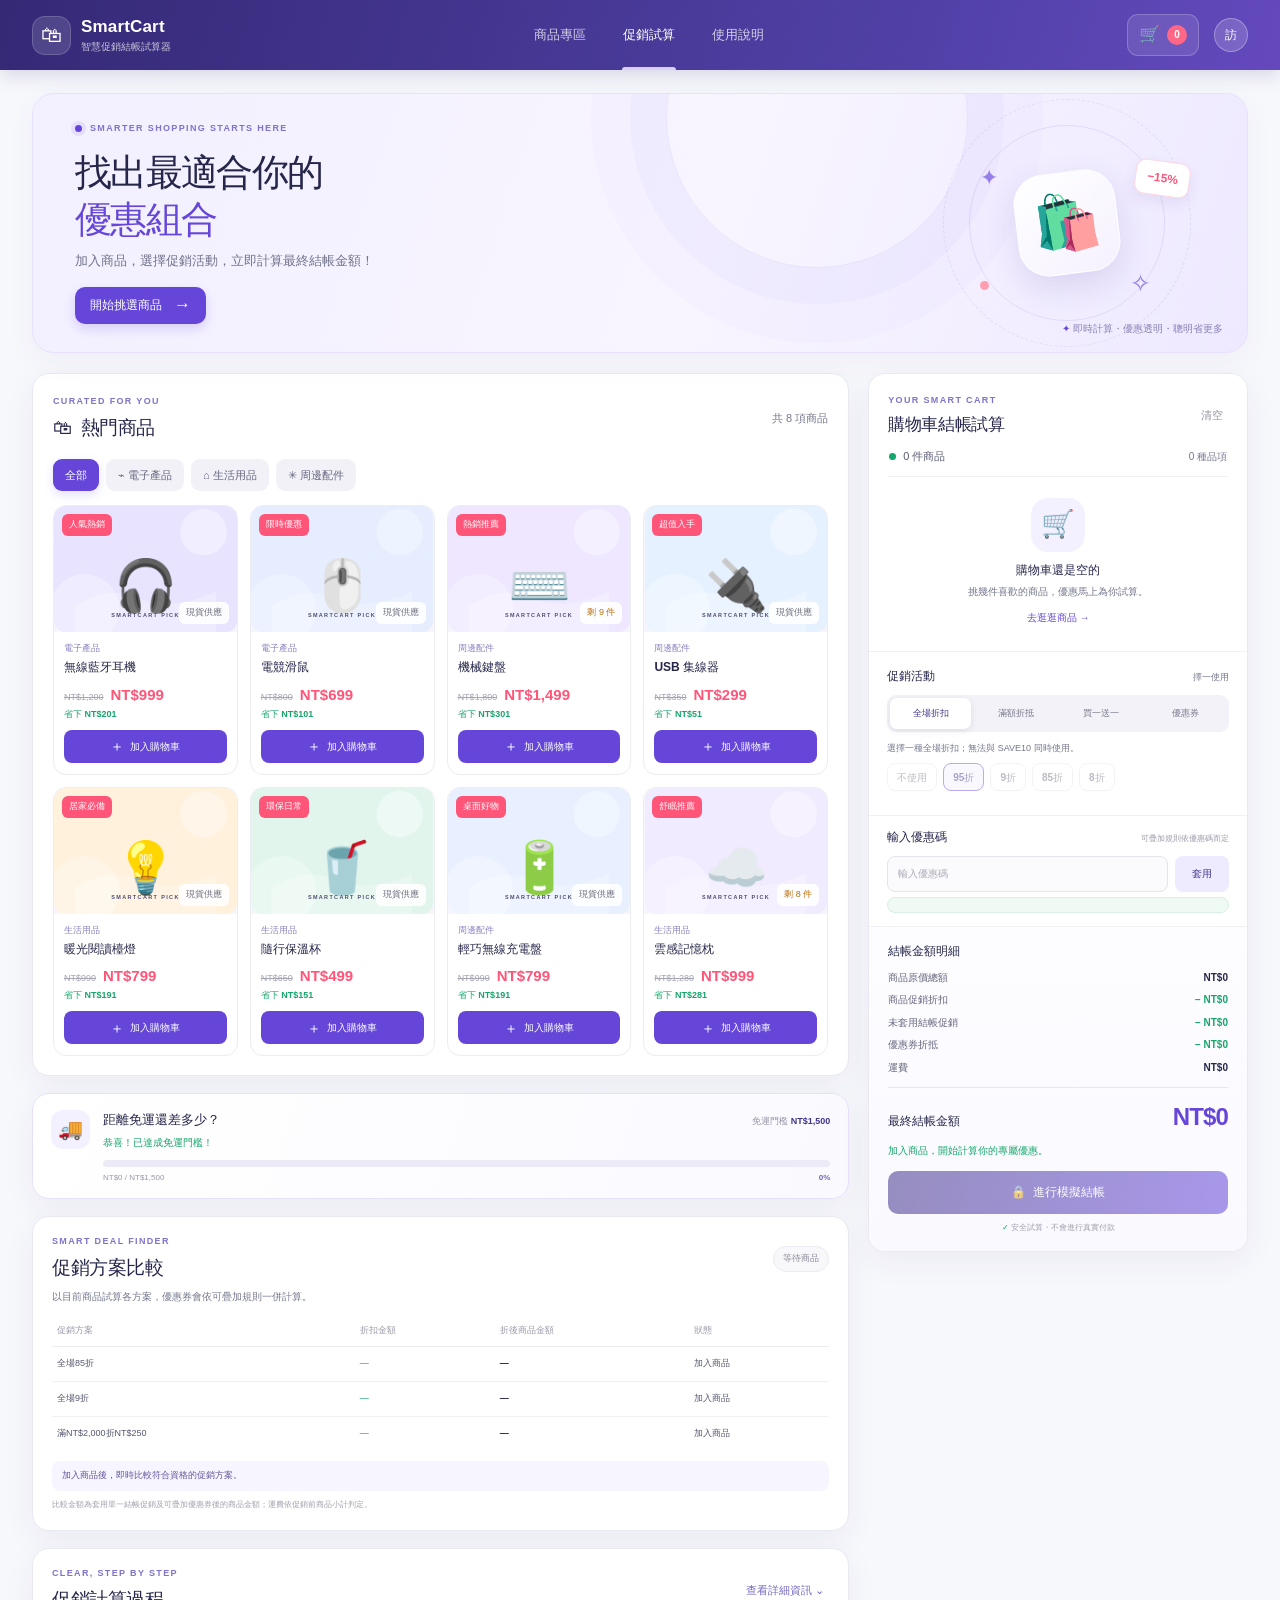
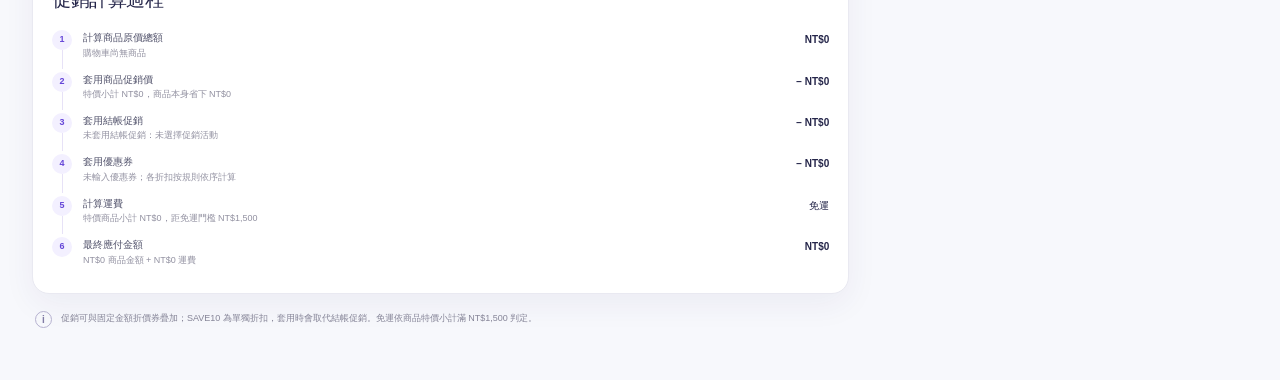
<file: index.html>
<!doctype html>
<html lang="zh-Hant">
<head>
  <meta charset="utf-8">
  <meta name="viewport" content="width=device-width, initial-scale=1">
  <meta name="theme-color" content="#43358b">
  <meta name="description" content="加入商品、比較促銷與優惠券，即時試算 SmartCart 最優惠的結帳金額。">
  <title>SmartCart 智慧促銷結帳試算器</title>
  <link rel="stylesheet" href="style.css">
  <script src="script.js" defer></script>
</head>
<body>
  <header class="site-header">
    <nav class="navigation page-width" aria-label="主要導覽">
      <a class="brand" href="#top" aria-label="SmartCart 首頁">
        <span class="brand-mark" aria-hidden="true">🛍</span>
        <span class="brand-copy"><strong>SmartCart</strong><small>智慧促銷結帳試算器</small></span>
      </a>
      <div class="nav-links">
        <a class="nav-link is-current" href="#products">商品專區</a>
        <a class="nav-link" href="#promotion-analysis">促銷試算</a>
        <a class="nav-link" href="#how-it-works">使用說明</a>
      </div>
      <div class="nav-actions">
        <a class="nav-cart" href="#cart-panel" aria-label="前往購物車">
          <span aria-hidden="true">🛒</span><span class="nav-cart-count" id="nav-cart-count">0</span>
        </a>
        <span class="user-avatar" aria-label="訪客">訪</span>
      </div>
    </nav>
  </header>

  <main class="page-width" id="top">
    <section class="hero" aria-labelledby="hero-title">
      <div class="hero-copy">
        <span class="eyebrow"><span class="eyebrow-dot"></span>SMARTER SHOPPING STARTS HERE</span>
        <h1 id="hero-title">找出最適合你的<br><span>優惠組合</span></h1>
        <p>加入商品，選擇促銷活動，立即計算最終結帳金額！</p>
        <a class="hero-cta" href="#products">開始挑選商品 <span aria-hidden="true">→</span></a>
      </div>
      <div class="hero-art" aria-hidden="true">
        <span class="hero-orbit orbit-one"></span><span class="hero-orbit orbit-two"></span>
        <span class="hero-spark spark-one">✦</span><span class="hero-spark spark-two">✧</span>
        <span class="hero-bag">🛍️</span><span class="hero-ticket">−15%</span>
        <span class="hero-dot"></span>
      </div>
      <div class="hero-footnote"><span aria-hidden="true">✦</span> 即時計算・優惠透明・聰明省更多</div>
    </section>

    <div class="dashboard-layout">
      <div class="main-column">
        <section class="section-card catalog-card" id="products" aria-labelledby="products-title">
          <div class="section-heading catalog-heading">
            <div>
              <span class="section-kicker">CURATED FOR YOU</span>
              <h2 id="products-title"><span class="heading-icon" aria-hidden="true">🛍</span>熱門商品</h2>
            </div>
            <span class="muted count-label" id="product-count"></span>
          </div>
          <div class="category-tabs" role="group" aria-label="商品分類">
            <button class="category-tab is-active" type="button" data-category="全部" aria-pressed="true">全部</button>
            <button class="category-tab" type="button" data-category="電子產品" aria-pressed="false">⌁ 電子產品</button>
            <button class="category-tab" type="button" data-category="生活用品" aria-pressed="false">⌂ 生活用品</button>
            <button class="category-tab" type="button" data-category="周邊配件" aria-pressed="false">✳ 周邊配件</button>
          </div>
          <div class="product-grid" id="product-grid" aria-live="polite"></div>
        </section>

        <section class="section-card shipping-card" id="shipping-progress" aria-labelledby="shipping-title">
          <div class="shipping-icon" aria-hidden="true">🚚</div>
          <div class="shipping-content">
            <div class="shipping-title-row">
              <h2 id="shipping-title">距離免運還差多少？</h2>
              <span class="shipping-threshold">免運門檻 <strong id="shipping-threshold-value">NT$1,500</strong></span>
            </div>
            <p class="shipping-message" id="shipping-message">加入商品，看看離免運優惠有多近。</p>
            <div class="progress-track" role="progressbar" aria-label="免運進度" aria-valuemin="0" aria-valuemax="100" aria-valuenow="0">
              <span class="progress-fill" id="shipping-progress-fill"></span>
            </div>
            <div class="progress-meta"><span id="shipping-progress-label">NT$0 / NT$1,500</span><span id="shipping-percentage">0%</span></div>
          </div>
        </section>

        <section class="section-card comparison-card" id="promotion-analysis" aria-labelledby="comparison-title">
          <div class="section-heading">
            <div><span class="section-kicker">SMART DEAL FINDER</span><h2 id="comparison-title">促銷方案比較</h2></div>
            <span class="best-pill" id="best-plan-indicator">等待商品</span>
          </div>
          <p class="section-description">以目前商品試算各方案，優惠券會依可疊加規則一併計算。</p>
          <div class="comparison-table-wrap">
            <table class="comparison-table">
              <thead><tr><th>促銷方案</th><th>折扣金額</th><th>折後商品金額</th><th>狀態</th></tr></thead>
              <tbody id="comparison-body"></tbody>
            </table>
          </div>
          <p class="comparison-note" id="comparison-note"></p>
          <p class="comparison-rule">比較金額為套用單一結帳促銷及可疊加優惠券後的商品金額；運費依促銷前商品小計判定。</p>
        </section>

        <section class="section-card steps-card" id="how-it-works" aria-labelledby="steps-title">
          <div class="section-heading">
            <div><span class="section-kicker">CLEAR, STEP BY STEP</span><h2 id="steps-title">促銷計算過程</h2></div>
            <button class="text-button" id="toggle-details" type="button" aria-expanded="false">查看詳細資訊 <span aria-hidden="true">⌄</span></button>
          </div>
          <ol class="calculation-steps" id="calculation-steps"></ol>
          <div class="calculation-details" id="calculation-details" hidden></div>
        </section>

        <section class="help-note">
          <span class="help-icon" aria-hidden="true">i</span>
          <p>促銷可與固定金額折價券疊加；SAVE10 為單獨折扣，套用時會取代結帳促銷。免運依商品特價小計滿 NT$1,500 判定。</p>
        </section>
      </div>

      <aside class="section-card cart-panel" id="cart-panel" aria-labelledby="cart-title">
        <div class="cart-panel-heading">
          <div><span class="section-kicker">YOUR SMART CART</span><h2 id="cart-title">購物車結帳試算</h2></div>
          <button class="text-button clear-button" id="clear-cart" type="button">清空</button>
        </div>
        <div class="cart-count-line"><span class="cart-count-dot"></span><span id="cart-count">0 件商品</span><span class="muted" id="cart-unique-count">0 種品項</span></div>
        <div class="cart-items" id="cart-items" aria-live="polite"></div>

        <section class="promotion-section" aria-labelledby="promotion-title">
          <div class="subsection-heading"><h3 id="promotion-title">促銷活動</h3><span class="muted">擇一使用</span></div>
          <div class="promotion-tabs" role="tablist" aria-label="促銷活動類型">
            <button class="promotion-tab is-active" id="tab-percent" type="button" role="tab" aria-selected="true" data-promotion="percent">全場折扣</button>
            <button class="promotion-tab" id="tab-threshold" type="button" role="tab" aria-selected="false" data-promotion="threshold">滿額折抵</button>
            <button class="promotion-tab" id="tab-bogo" type="button" role="tab" aria-selected="false" data-promotion="bogo">買一送一</button>
            <button class="promotion-tab" id="tab-coupon" type="button" role="tab" aria-selected="false" data-promotion="coupon">優惠券</button>
          </div>
          <div class="promotion-options" id="promotion-options"></div>
        </section>

        <section class="coupon-section" aria-labelledby="coupon-title">
          <div class="subsection-heading"><h3 id="coupon-title">輸入優惠碼</h3><span class="coupon-stacking">可疊加規則依優惠碼而定</span></div>
          <form class="coupon-form" id="coupon-form">
            <label class="sr-only" for="coupon-input">優惠券代碼</label>
            <input id="coupon-input" type="text" autocomplete="off" placeholder="輸入優惠碼" maxlength="24">
            <button class="apply-coupon-button" type="submit">套用</button>
          </form>
          <div class="coupon-feedback" id="coupon-feedback" role="status" aria-live="polite"></div>
          <div class="applied-coupon" id="applied-coupon" hidden></div>
        </section>

        <section class="totals-section" aria-labelledby="totals-title">
          <h3 class="subsection-title" id="totals-title">結帳金額明細</h3>
          <div class="total-row"><span>商品原價總額</span><strong id="subtotal-original">NT$0</strong></div>
          <div class="total-row discount-row"><span>商品促銷折扣</span><strong id="product-discount">− NT$0</strong></div>
          <div class="total-row discount-row"><span id="campaign-line-label">結帳促銷折扣</span><strong id="campaign-discount">− NT$0</strong></div>
          <div class="total-row discount-row"><span id="coupon-line-label">優惠券折抵</span><strong id="coupon-discount">− NT$0</strong></div>
          <div class="total-row"><span>運費</span><strong id="shipping-cost">NT$80</strong></div>
          <div class="total-divider"></div>
          <div class="total-row payable-row"><span>最終結帳金額</span><strong id="grand-total">NT$0</strong></div>
          <p class="savings-message" id="savings-message">加入商品，開始計算你的專屬優惠。</p>
          <button class="checkout-button" id="checkout-button" type="button" disabled><span aria-hidden="true">🔒</span> 進行模擬結帳</button>
          <p class="secure-note"><span aria-hidden="true">✓</span> 安全試算・不會進行真實付款</p>
        </section>
      </aside>
    </div>
  </main>

  <div class="toast-region" id="toast-region" aria-live="polite" aria-atomic="true"></div>
  <dialog class="checkout-dialog" id="checkout-dialog" aria-labelledby="dialog-title">
    <div class="dialog-topline"><span class="dialog-brand">SMARTCART <span>ORDER PREVIEW</span></span><button class="dialog-close" id="dialog-close" type="button" aria-label="關閉視窗">×</button></div>
    <div class="dialog-content" id="dialog-content"></div>
  </dialog>
</body>
</html>
</file>
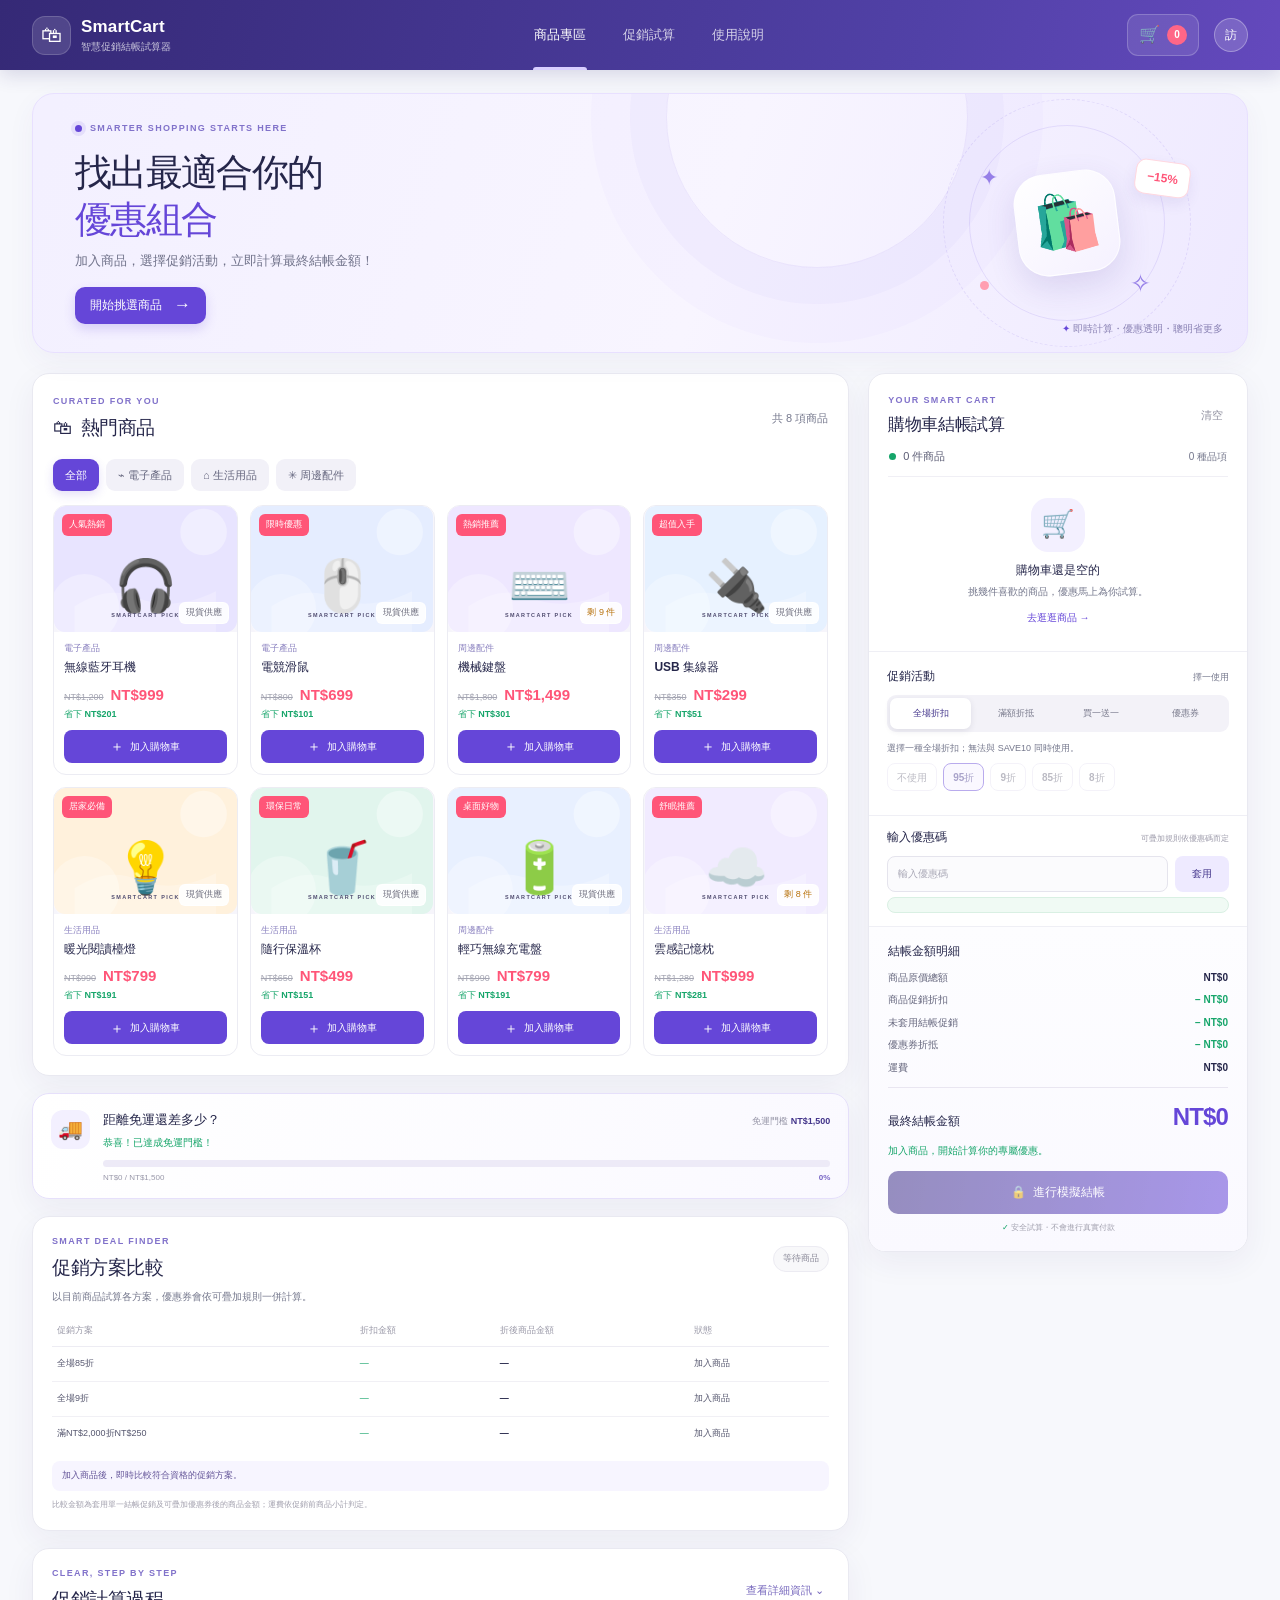
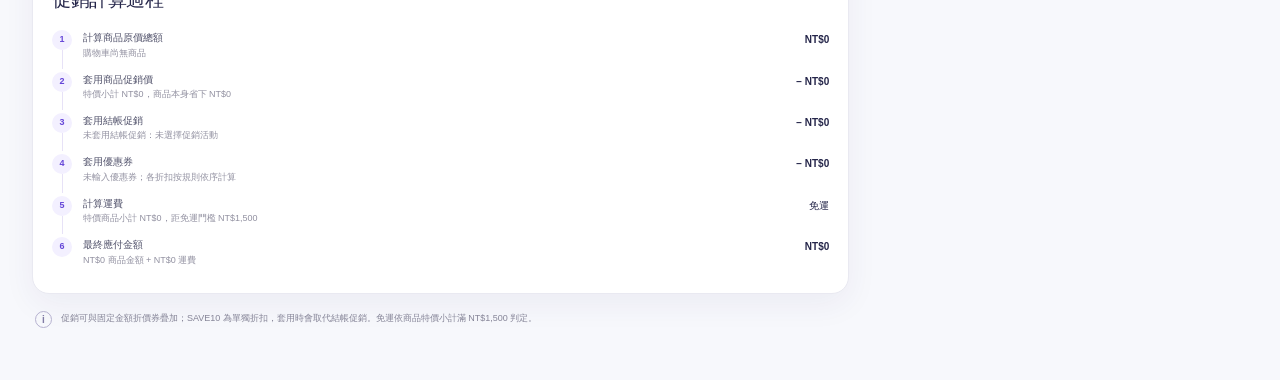
<file: checkout-calculator.html>
<!doctype html>
<html lang="zh-Hant">
<head>
  <meta charset="utf-8">
  <meta name="viewport" content="width=device-width, initial-scale=1">
  <meta http-equiv="refresh" content="0; url=index.html">
  <title>SmartCart 智慧促銷結帳試算器</title>
</head>
<body>
  <p>正在前往 <a href="index.html">SmartCart 智慧促銷結帳試算器</a>…</p>
</body>
</html>
</file>
<file: style.css>
:root {
  color-scheme: light;
  --brand: #43358b;
  --brand-dark: #352976;
  --accent: #6546d8;
  --accent-soft: #f3f0ff;
  --canvas: #f7f8fc;
  --paper: #fff;
  --ink: #25264a;
  --muted: #74778c;
  --line: #e9e9f1;
  --green: #16a56a;
  --green-soft: #e9f8f0;
  --pink: #ff5578;
  --pink-soft: #fff0f3;
  --amber: #f5a623;
  --red: #e5484d;
  --shadow: 0 10px 32px rgb(48 42 105 / 6%);
  font-family: Inter, "Segoe UI", "Noto Sans TC", "Microsoft JhengHei", sans-serif;
  font-synthesis: none;
  text-rendering: optimizeLegibility;
}

* { box-sizing: border-box; }
html { scroll-behavior: smooth; scroll-padding-top: 90px; }
body {
  margin: 0;
  background: var(--canvas);
  color: var(--ink);
  font-size: 14px;
  line-height: 1.55;
}
button, input { font: inherit; }
button { color: inherit; cursor: pointer; }
button:focus-visible, a:focus-visible, input:focus-visible {
  outline: 3px solid rgb(101 70 216 / 35%);
  outline-offset: 3px;
}
a { color: inherit; text-decoration: none; }
.page-width { width: min(1480px, 100%); margin-inline: auto; padding-inline: 32px; }
.site-header {
  position: sticky;
  z-index: 20;
  top: 0;
  background: linear-gradient(105deg, #352976, #5141a7 72%, #6449bd);
  box-shadow: 0 5px 18px rgb(46 37 111 / 16%);
}
.navigation { display: flex; min-height: 70px; align-items: center; justify-content: space-between; gap: 26px; color: #fff; }
.brand { display: flex; flex: 0 0 auto; align-items: center; gap: 10px; }
.brand-mark { display: grid; width: 39px; height: 39px; place-items: center; border: 1px solid rgb(255 255 255 / 17%); border-radius: 13px; background: rgb(255 255 255 / 13%); font-size: 21px; }
.brand-copy { display: grid; line-height: 1.2; }
.brand-copy strong { font-size: 17px; letter-spacing: .01em; }
.brand-copy small { margin-top: 4px; color: rgb(255 255 255 / 72%); font-size: 10px; }
.nav-links { display: flex; height: 70px; align-items: center; gap: 7px; }
.nav-link { position: relative; display: grid; height: 100%; place-items: center; padding: 0 15px; color: rgb(255 255 255 / 77%); font-size: 13px; transition: color .18s; }
.nav-link:hover, .nav-link.is-current { color: #fff; }
.nav-link.is-current::after { position: absolute; right: 14px; bottom: 0; left: 14px; height: 3px; border-radius: 3px 3px 0 0; background: #d8ceff; content: ""; }
.nav-actions { display: flex; flex: 0 0 auto; align-items: center; gap: 15px; }
.nav-cart { display: flex; align-items: center; gap: 7px; padding: 7px 11px; border: 1px solid rgb(255 255 255 / 20%); border-radius: 11px; background: rgb(255 255 255 / 10%); font-size: 17px; }
.nav-cart-count { display: grid; min-width: 20px; height: 20px; place-items: center; padding-inline: 5px; border-radius: 99px; background: #ff6687; color: #fff; font-size: 10px; font-weight: 800; }
.user-avatar { display: grid; width: 34px; height: 34px; place-items: center; border: 1px solid rgb(255 255 255 / 30%); border-radius: 50%; background: rgb(255 255 255 / 16%); font-size: 12px; font-weight: 700; }

main.page-width { padding-top: 23px; padding-bottom: 52px; }
.hero {
  position: relative;
  display: flex;
  min-height: 222px;
  overflow: hidden;
  align-items: center;
  justify-content: space-between;
  padding: 28px 42px;
  border: 1px solid #e8e0ff;
  border-radius: 22px;
  background: linear-gradient(108deg, #f3f0ff 2%, #f8f5ff 56%, #eee9ff);
  box-shadow: 0 9px 28px rgb(71 51 145 / 5%);
}
.hero::before { position: absolute; top: -128px; right: 23%; width: 300px; height: 300px; border: 1px solid rgb(101 70 216 / 9%); border-radius: 50%; box-shadow: 0 0 0 36px rgb(101 70 216 / 3%), 0 0 0 75px rgb(101 70 216 / 2%); content: ""; }
.hero-copy { position: relative; z-index: 2; }
.eyebrow, .section-kicker { display: block; color: #8172ca; font-size: 9px; font-weight: 850; letter-spacing: .15em; }
.eyebrow { display: flex; align-items: center; gap: 8px; }
.eyebrow-dot { width: 7px; height: 7px; border-radius: 50%; background: var(--accent); box-shadow: 0 0 0 4px rgb(101 70 216 / 10%); }
.hero h1 { margin: 13px 0 7px; font-size: clamp(27px, 3vw, 37px); letter-spacing: -.045em; line-height: 1.28; }
.hero h1 span { color: var(--accent); }
.hero-copy p { margin: 0; color: #70728a; font-size: 13px; }
.hero-cta { display: inline-flex; min-height: 37px; align-items: center; gap: 12px; margin-top: 16px; padding: 0 15px; border-radius: 10px; background: var(--accent); box-shadow: 0 5px 12px rgb(101 70 216 / 20%); color: #fff; font-size: 12px; font-weight: 750; transition: background .16s, transform .16s; }
.hero-cta:hover { transform: translateY(-1px); background: var(--brand); }
.hero-cta span { font-size: 17px; }
.hero-art { position: absolute; top: 0; right: 2.5%; width: 300px; height: 100%; }
.hero-orbit { position: absolute; top: 50%; left: 50%; border: 1px solid rgb(101 70 216 / 12%); border-radius: 50%; transform: translate(-50%, -50%); }
.orbit-one { width: 196px; height: 196px; }
.orbit-two { width: 248px; height: 248px; border-style: dashed; }
.hero-bag { position: absolute; top: 50%; left: 50%; display: grid; width: 102px; height: 102px; place-items: center; border: 1px solid rgb(255 255 255 / 80%); border-radius: 30px; background: linear-gradient(145deg, #fff, #f5f1ff); box-shadow: 0 12px 32px rgb(75 54 155 / 14%); font-size: 55px; transform: translate(-50%, -50%) rotate(-7deg); }
.hero-ticket { position: absolute; top: 26%; right: 9%; padding: 7px 11px; border: 1px solid #ffd8e0; border-radius: 10px; background: #fff; box-shadow: 0 6px 14px rgb(75 54 155 / 9%); color: var(--pink); font-size: 12px; font-weight: 850; transform: rotate(8deg); }
.hero-spark { position: absolute; color: #967fe8; }
.spark-one { top: 26%; left: 21%; font-size: 22px; }
.spark-two { right: 22%; bottom: 19%; font-size: 25px; }
.hero-dot { position: absolute; bottom: 24%; left: 21%; width: 9px; height: 9px; border-radius: 50%; background: #ff9eb1; }
.hero-footnote { position: absolute; right: 24px; bottom: 15px; color: #8a82b4; font-size: 10px; }
.hero-footnote span { color: var(--accent); }

.dashboard-layout { display: grid; grid-template-columns: minmax(0, 1.98fr) minmax(330px, .92fr); align-items: start; gap: 19px; margin-top: 20px; }
.main-column { display: grid; min-width: 0; gap: 17px; }
.section-card { min-width: 0; border: 1px solid var(--line); border-radius: 17px; background: var(--paper); box-shadow: var(--shadow); }
.catalog-card { padding: 21px 20px 19px; }
.section-heading { display: flex; align-items: center; justify-content: space-between; gap: 15px; }
.section-heading h2, .cart-panel-heading h2 { margin: 4px 0 0; font-size: 19px; letter-spacing: -.025em; }
.heading-icon { margin-right: 9px; font-size: 19px; }
.muted { color: var(--muted); }
.count-label { font-size: 11px; }
.category-tabs { display: flex; flex-wrap: wrap; gap: 7px; margin: 17px 0 14px; }
.category-tab { min-height: 32px; padding: 0 12px; border: 0; border-radius: 9px; background: #f2f1f8; color: #66677f; font-size: 11px; font-weight: 700; transition: background .16s, color .16s, transform .16s; }
.category-tab:hover { transform: translateY(-1px); }
.category-tab.is-active { background: var(--accent); color: #fff; box-shadow: 0 4px 10px rgb(101 70 216 / 17%); }
.product-grid { display: grid; grid-template-columns: repeat(4, minmax(0, 1fr)); gap: 12px; }
.product-card { display: flex; min-width: 0; flex-direction: column; overflow: hidden; border: 1px solid #ececf3; border-radius: 13px; background: #fff; transition: transform .18s, box-shadow .18s, border-color .18s; }
.product-card:hover { transform: translateY(-3px); border-color: #d7d0f5; box-shadow: 0 10px 21px rgb(56 47 117 / 10%); }
.product-image-wrap { position: relative; display: grid; aspect-ratio: 1.45 / 1; overflow: hidden; place-items: center; background: #f6f5fb; }
.product-image { display: block; width: 100%; height: 100%; object-fit: contain; }
.sale-badge { position: absolute; top: 8px; left: 8px; padding: 4px 7px; border-radius: 6px; background: var(--pink); color: #fff; font-size: 9px; font-weight: 850; }
.stock-badge { position: absolute; right: 8px; bottom: 8px; padding: 3px 6px; border: 1px solid rgb(255 255 255 / 75%); border-radius: 6px; background: rgb(255 255 255 / 87%); color: #6c6c7c; font-size: 9px; }
.stock-badge.low-stock { color: #b7710b; }
.product-info { display: flex; min-height: 135px; flex: 1; flex-direction: column; padding: 10px 10px 11px; }
.product-category { color: #8a81bf; font-size: 9px; font-weight: 750; }
.product-name { display: -webkit-box; overflow: hidden; margin: 3px 0 6px; font-size: 12px; font-weight: 750; line-height: 1.45; -webkit-box-orient: vertical; -webkit-line-clamp: 2; }
.product-prices { display: flex; flex-wrap: wrap; align-items: baseline; gap: 3px 7px; margin-top: auto; }
.product-original-price { color: #a4a5b2; font-size: 9px; text-decoration: line-through; }
.product-sale-price { color: var(--pink); font-size: 15px; font-weight: 850; font-variant-numeric: tabular-nums; }
.product-save { margin: 2px 0 8px; color: var(--green); font-size: 9px; font-weight: 700; }
.add-product-button { display: flex; min-height: 33px; align-items: center; justify-content: center; gap: 6px; border: 0; border-radius: 8px; background: var(--accent); color: #fff; font-size: 10px; font-weight: 750; transition: background .15s, transform .15s; }
.add-product-button:hover { transform: translateY(-1px); background: var(--brand); }
.add-product-button:disabled { cursor: not-allowed; background: #d5d4df; box-shadow: none; }
.add-product-button span { font-size: 14px; line-height: 1; }
.empty-products { grid-column: 1 / -1; padding: 36px 10px; color: var(--muted); text-align: center; }

.cart-panel { position: sticky; top: 87px; overflow: hidden; }
.cart-panel-heading { display: flex; align-items: center; justify-content: space-between; gap: 10px; padding: 20px 19px 0; }
.cart-panel-heading h2 { font-size: 17px; }
.text-button { padding: 4px 5px; border: 0; background: transparent; color: #7768bd; font-size: 11px; font-weight: 700; }
.text-button:hover { color: var(--brand); text-decoration: underline; }
.clear-button { color: #9292a1; }
.cart-count-line { display: flex; align-items: center; gap: 7px; padding: 10px 20px 11px; color: #5c5d75; font-size: 11px; }
.cart-count-dot { width: 7px; height: 7px; border-radius: 50%; background: var(--green); }
.cart-count-line .muted { margin-left: auto; font-size: 10px; }
.cart-items { display: grid; max-height: 255px; overflow: auto; padding: 0 19px; scrollbar-color: #d8d4eb transparent; scrollbar-width: thin; }
.cart-empty { display: grid; justify-items: center; padding: 21px 10px 24px; border-top: 1px solid #f0eff5; text-align: center; }
.cart-empty-icon { display: grid; width: 54px; height: 54px; place-items: center; margin-bottom: 9px; border-radius: 17px; background: var(--accent-soft); font-size: 27px; }
.cart-empty strong { font-size: 12px; }
.cart-empty p { margin: 4px 0 10px; color: var(--muted); font-size: 10px; }
.start-shopping { border: 0; background: transparent; color: var(--accent); font-size: 10px; font-weight: 800; }
.cart-item { padding: 12px 0; border-top: 1px solid #f0eff5; }
.cart-item-main { display: flex; min-width: 0; align-items: center; gap: 9px; }
.cart-item-thumb { display: grid; width: 47px; height: 47px; flex: 0 0 auto; overflow: hidden; place-items: center; border: 1px solid #eeedf4; border-radius: 11px; background: #f6f5fb; }
.cart-item-thumb img { width: 100%; height: 100%; object-fit: contain; }
.cart-item-copy { min-width: 0; flex: 1; }
.cart-item-name { overflow: hidden; margin: 0; font-size: 11px; font-weight: 750; text-overflow: ellipsis; white-space: nowrap; }
.cart-item-price { margin-top: 2px; color: var(--muted); font-size: 10px; }
.remove-item { align-self: flex-start; padding: 3px; border: 0; background: transparent; color: #aaa8b7; font-size: 15px; line-height: 1; }
.remove-item:hover { color: var(--red); }
.cart-item-bottom { display: flex; align-items: center; justify-content: space-between; gap: 9px; margin: 9px 0 0 56px; }
.quantity-control { display: flex; height: 28px; align-items: center; border: 1px solid #e8e7ef; border-radius: 8px; }
.quantity-button { display: grid; width: 27px; height: 26px; place-items: center; border: 0; background: transparent; color: #68677e; font-size: 15px; }
.quantity-button:hover:not(:disabled) { color: var(--accent); }
.quantity-button:disabled { cursor: not-allowed; color: #c6c5cf; }
.quantity-value { min-width: 23px; text-align: center; font-size: 10px; font-weight: 750; font-variant-numeric: tabular-nums; }
.cart-line-total { color: var(--ink); font-size: 11px; font-weight: 800; font-variant-numeric: tabular-nums; }

.promotion-section { padding: 15px 18px 14px; border-top: 1px solid #efeff5; }
.subsection-heading { display: flex; align-items: baseline; justify-content: space-between; gap: 9px; }
.subsection-heading h3, .subsection-title { margin: 0; font-size: 12px; font-weight: 800; }
.subsection-heading > .muted { font-size: 9px; }
.promotion-tabs { display: grid; grid-template-columns: repeat(4, minmax(0, 1fr)); gap: 4px; margin-top: 10px; padding: 3px; border-radius: 9px; background: #f3f2f8; }
.promotion-tab { min-width: 0; min-height: 31px; padding: 0 2px; border: 0; border-radius: 7px; background: transparent; color: #797a8c; font-size: 9px; font-weight: 700; transition: color .15s, background .15s, box-shadow .15s; }
.promotion-tab.is-active { background: #fff; box-shadow: 0 2px 6px rgb(40 37 73 / 10%); color: var(--brand); }
.promotion-tab:disabled { cursor: not-allowed; opacity: .5; }
.promotion-options { min-height: 69px; padding-top: 10px; }
.option-caption { margin: 0 0 7px; color: var(--muted); font-size: 9px; }
.option-chips { display: flex; flex-wrap: wrap; gap: 6px; }
.option-chip { min-height: 28px; padding: 0 9px; border: 1px solid #e6e3f2; border-radius: 8px; background: #fff; color: #68677b; font-size: 10px; font-weight: 750; }
.option-chip:hover { border-color: #bdb0ed; }
.option-chip.is-selected { border-color: var(--accent); background: var(--accent-soft); color: var(--brand); }
.option-chip:disabled { cursor: not-allowed; opacity: .45; }
.option-select { width: 100%; min-height: 36px; padding: 0 9px; border: 1px solid #e6e3f2; border-radius: 8px; background: #fff; color: var(--ink); font-size: 10px; }
.eligibility-note { margin: 8px 0 0; color: #8b8a99; font-size: 9px; }

.coupon-section { padding: 12px 18px 13px; border-top: 1px solid #efeff5; }
.coupon-stacking { color: #9a98a8; font-size: 8px; }
.coupon-form { display: flex; gap: 7px; margin-top: 9px; }
.coupon-form input { width: 100%; min-width: 0; min-height: 36px; padding: 0 10px; border: 1px solid #e5e4ed; border-radius: 8px; background: #fbfbfd; color: var(--ink); font-size: 10px; text-transform: uppercase; }
.coupon-form input::placeholder { color: #aaa9b7; text-transform: none; }
.apply-coupon-button { min-width: 54px; border: 0; border-radius: 8px; background: #eeeaff; color: var(--brand); font-size: 10px; font-weight: 800; }
.apply-coupon-button:hover { background: #e2dcff; }
.coupon-feedback { min-height: 0; color: var(--muted); font-size: 9px; }
.coupon-feedback:not(:empty) { padding-top: 6px; }
.coupon-feedback.success { color: var(--green); }
.coupon-feedback.error { color: var(--red); }
.applied-coupon { display: flex; align-items: center; justify-content: space-between; gap: 8px; margin-top: 5px; padding: 7px 9px; border: 1px solid #d9f0e3; border-radius: 8px; background: #f0faf4; color: #16784d; font-size: 9px; font-weight: 750; }
.remove-coupon { border: 0; background: transparent; color: #56846e; font-size: 9px; }

.totals-section { padding: 15px 19px 17px; border-top: 1px solid #efeff5; background: linear-gradient(180deg, #fdfdff, #faf9ff); }
.subsection-title { margin-bottom: 9px; }
.total-row { display: flex; align-items: center; justify-content: space-between; gap: 10px; margin: 7px 0; color: #66677e; font-size: 10px; }
.total-row strong { color: var(--ink); font-size: 10px; font-variant-numeric: tabular-nums; }
.discount-row strong { color: var(--green); }
.total-divider { height: 1px; margin: 12px 0 10px; background: #e9e6f1; }
.payable-row { align-items: baseline; margin: 0; color: var(--ink); font-size: 12px; font-weight: 800; }
.payable-row strong { color: var(--accent); font-size: 24px; font-weight: 850; letter-spacing: -.035em; }
.savings-message { margin: 8px 0 12px; color: var(--green); font-size: 10px; font-weight: 750; }
.checkout-button { display: flex; width: 100%; min-height: 43px; align-items: center; justify-content: center; gap: 7px; border: 0; border-radius: 10px; background: linear-gradient(100deg, var(--brand), var(--accent)); box-shadow: 0 5px 13px rgb(83 59 181 / 21%); color: #fff; font-size: 12px; font-weight: 800; transition: transform .16s, box-shadow .16s, opacity .16s; }
.checkout-button:hover:not(:disabled) { transform: translateY(-1px); box-shadow: 0 8px 18px rgb(83 59 181 / 28%); }
.checkout-button:active:not(:disabled) { transform: translateY(0); }
.checkout-button:disabled { cursor: not-allowed; box-shadow: none; opacity: .55; }
.checkout-button > span { font-size: 12px; }
.secure-note { margin: 8px 0 0; color: #a1a0ae; font-size: 8px; text-align: center; }
.secure-note span { color: var(--green); }

.shipping-card { display: flex; align-items: flex-start; gap: 13px; padding: 16px 18px 14px; border-color: #e6e0fb; background: linear-gradient(110deg, #fff, #faf9ff); }
.shipping-icon { display: grid; width: 39px; height: 39px; flex: 0 0 auto; place-items: center; border-radius: 12px; background: var(--accent-soft); font-size: 20px; }
.shipping-content { min-width: 0; flex: 1; }
.shipping-title-row { display: flex; align-items: baseline; justify-content: space-between; gap: 9px; }
.shipping-title-row h2 { margin: 0; font-size: 13px; }
.shipping-threshold { color: #9695a7; font-size: 9px; white-space: nowrap; }
.shipping-threshold strong { color: var(--brand); }
.shipping-message { margin: 5px 0 9px; color: #77778d; font-size: 10px; }
.progress-track { height: 7px; overflow: hidden; border-radius: 99px; background: #edeaf7; }
.progress-fill { display: block; width: 0; height: 100%; border-radius: inherit; background: linear-gradient(90deg, #8067e6, #a58cf5); transition: width .3s ease, background .2s; }
.shipping-card.is-qualified .progress-fill { background: linear-gradient(90deg, #16a56a, #54c488); }
.shipping-card.is-qualified .shipping-message { color: var(--green); font-weight: 750; }
.progress-meta { display: flex; justify-content: space-between; margin-top: 5px; color: #9998aa; font-size: 8px; }
.progress-meta span:last-child { color: #7664c4; font-weight: 750; }

.comparison-card, .steps-card { padding: 18px 19px; }
.section-description { margin: 6px 0 12px; color: var(--muted); font-size: 10px; }
.best-pill { padding: 5px 9px; border: 1px solid #d8f0e2; border-radius: 99px; background: #eff9f3; color: var(--green); font-size: 9px; font-weight: 800; white-space: nowrap; }
.best-pill.is-empty { border-color: #ecebf2; background: #f8f8fa; color: #8a8998; }
.comparison-table-wrap { overflow-x: auto; }
.comparison-table { width: 100%; border-collapse: collapse; text-align: left; }
.comparison-table th { padding: 8px 5px; border-bottom: 1px solid #edecf3; color: #9a99a8; font-size: 9px; font-weight: 650; white-space: nowrap; }
.comparison-table td { padding: 10px 5px; border-bottom: 1px solid #f1f0f5; color: #55566e; font-size: 9px; white-space: nowrap; }
.comparison-table tr:last-child td { border-bottom: 0; }
.comparison-table tbody tr.is-best td { background: #f3fbf6; color: var(--ink); font-weight: 750; }
.comparison-table tbody tr.is-best td:first-child { border-radius: 8px 0 0 8px; }
.comparison-table tbody tr.is-best td:last-child { border-radius: 0 8px 8px 0; }
.comparison-table td:nth-child(2) { color: var(--green); font-variant-numeric: tabular-nums; }
.comparison-table td:nth-child(3) { color: var(--ink); font-weight: 750; font-variant-numeric: tabular-nums; }
.best-row-label { display: inline-flex; align-items: center; gap: 4px; color: var(--green); font-size: 8px; font-weight: 850; }
.status-ineligible { color: #aaa8b6; }
.comparison-note { margin: 10px 0 0; padding: 8px 10px; border-radius: 8px; background: #f7f5ff; color: #635498; font-size: 9px; }
.comparison-rule { margin: 8px 0 0; color: #a09eac; font-size: 8px; line-height: 1.6; }

.steps-card .section-heading { margin-bottom: 12px; }
.calculation-steps { display: grid; gap: 0; margin: 0; padding: 0; list-style: none; }
.calculation-step { position: relative; display: grid; grid-template-columns: 22px minmax(0, 1fr) auto; align-items: start; gap: 9px; min-height: 36px; padding: 4px 0 7px; }
.calculation-step:not(:last-child)::after { position: absolute; top: 24px; bottom: -1px; left: 10px; width: 1px; background: #e7e2f7; content: ""; }
.step-number { position: relative; z-index: 1; display: grid; width: 20px; height: 20px; place-items: center; border-radius: 50%; background: var(--accent-soft); color: var(--accent); font-size: 9px; font-weight: 850; }
.step-copy { min-width: 0; }
.step-title { display: block; color: #50516a; font-size: 10px; font-weight: 750; }
.step-description { display: block; margin-top: 1px; color: #9291a1; font-size: 9px; overflow-wrap: anywhere; }
.step-value { padding-top: 2px; color: var(--ink); font-size: 10px; font-weight: 800; font-variant-numeric: tabular-nums; text-align: right; white-space: nowrap; }
.calculation-details { margin-top: 8px; padding: 10px; border: 1px solid #edebf5; border-radius: 9px; background: #faf9ff; color: #737287; font-size: 9px; overflow-wrap: anywhere; }
.calculation-details p { margin: 4px 0; }
.calculation-details strong { color: var(--ink); }
.help-note { display: flex; align-items: flex-start; gap: 9px; padding: 0 3px; color: #858497; }
.help-icon { display: grid; width: 17px; height: 17px; flex: 0 0 auto; place-items: center; border: 1px solid #b6b2d0; border-radius: 50%; color: #817ba5; font-size: 10px; font-weight: 800; }
.help-note p { margin: 0; font-size: 9px; line-height: 1.7; }
.sr-only { position: absolute; width: 1px; height: 1px; overflow: hidden; clip: rect(0, 0, 0, 0); white-space: nowrap; }

.toast-region { position: fixed; z-index: 50; right: 22px; bottom: 22px; display: grid; gap: 8px; width: min(340px, calc(100vw - 32px)); }
.toast { padding: 11px 14px; border: 1px solid #ded9f5; border-radius: 11px; background: #fff; box-shadow: 0 8px 25px rgb(37 35 66 / 13%); color: var(--ink); font-size: 11px; animation: toast-in .2s ease both; }
.toast.success { border-color: #d1eddd; }
.toast.error { border-color: #ffd7d7; }
@keyframes toast-in { from { opacity: 0; transform: translateY(8px); } to { opacity: 1; transform: translateY(0); } }

.checkout-dialog { width: min(490px, calc(100vw - 28px)); max-height: min(90vh, 760px); overflow: auto; padding: 0; border: 1px solid #e9e7f3; border-radius: 18px; background: #fff; box-shadow: 0 25px 90px rgb(24 20 61 / 28%); color: var(--ink); }
.checkout-dialog::backdrop { background: rgb(35 31 61 / 47%); backdrop-filter: blur(3px); }
.checkout-dialog[open] { animation: dialog-in .2s ease both; }
@keyframes dialog-in { from { opacity: 0; transform: translateY(8px) scale(.99); } to { opacity: 1; transform: translateY(0) scale(1); } }
.dialog-topline { display: flex; align-items: center; justify-content: space-between; padding: 15px 19px; border-bottom: 1px solid #efedf5; }
.dialog-brand { color: var(--brand); font-size: 10px; font-weight: 900; letter-spacing: .08em; }
.dialog-brand span { margin-left: 5px; color: #aaa7b9; font-size: 8px; font-weight: 650; }
.dialog-close { width: 28px; height: 28px; border: 0; border-radius: 8px; background: #f5f4f9; color: #77768a; font-size: 20px; line-height: 1; }
.dialog-content { padding: 20px; }
.dialog-kicker { color: #8676c7; font-size: 9px; font-weight: 850; letter-spacing: .13em; }
.dialog-content h2 { margin: 5px 0 4px; font-size: 21px; }
.dialog-intro { margin: 0 0 15px; color: var(--muted); font-size: 11px; }
.order-items { display: grid; gap: 8px; max-height: 180px; overflow: auto; margin: 0 0 15px; padding: 0; list-style: none; }
.order-item { display: flex; justify-content: space-between; gap: 12px; color: #66677c; font-size: 10px; }
.order-item strong { color: var(--ink); white-space: nowrap; }
.order-breakdown { padding: 11px 12px; border-radius: 10px; background: #f8f7fc; }
.order-breakdown .total-row { margin: 6px 0; }
.order-total { display: flex; justify-content: space-between; margin-top: 12px; padding-top: 12px; border-top: 1px dashed #dedbe9; font-size: 12px; font-weight: 800; }
.order-total strong { color: var(--accent); font-size: 18px; }
.dialog-actions { display: flex; justify-content: flex-end; gap: 8px; margin-top: 17px; }
.dialog-action { min-height: 37px; padding: 0 14px; border: 1px solid #e7e5ee; border-radius: 9px; background: #fff; color: #67677b; font-size: 10px; font-weight: 750; }
.dialog-action.primary { border-color: var(--accent); background: var(--accent); color: #fff; }
.dialog-action.primary:hover { background: var(--brand); }
.success-mark { display: grid; width: 55px; height: 55px; place-items: center; margin: 5px auto 13px; border-radius: 50%; background: var(--green-soft); color: var(--green); font-size: 26px; }
.success-state { text-align: center; }
.success-state .dialog-intro { margin-bottom: 17px; }
.order-number { display: inline-block; padding: 7px 10px; border-radius: 7px; background: #f5f3ff; color: #65579d; font-size: 10px; font-weight: 800; letter-spacing: .06em; }

@media (min-width: 1450px) {
  .dashboard-layout { grid-template-columns: minmax(0, 2.1fr) minmax(360px, .9fr); gap: 22px; }
  .catalog-card { padding-inline: 22px; }
  .product-grid { gap: 14px; }
}
@media (max-width: 1120px) {
  .page-width { padding-inline: 22px; }
  .dashboard-layout { grid-template-columns: minmax(0, 1.55fr) minmax(315px, .9fr); gap: 14px; }
  .catalog-card { padding-inline: 15px; }
  .product-grid { grid-template-columns: repeat(3, minmax(0, 1fr)); }
  .nav-links { gap: 0; }
  .nav-link { padding-inline: 11px; }
}
@media (max-width: 900px) {
  .page-width { padding-inline: 17px; }
  .navigation { min-height: 64px; gap: 12px; }
  .nav-links { height: 64px; }
  .nav-link { padding-inline: 8px; font-size: 11px; }
  .dashboard-layout { grid-template-columns: minmax(0, 1.35fr) minmax(290px, .9fr); }
  .product-grid { grid-template-columns: repeat(2, minmax(0, 1fr)); }
  .cart-panel { top: 76px; }
  .hero { padding-inline: 28px; }
  .hero-art { right: -2%; transform: scale(.84); }
}
@media (max-width: 700px) {
  html { scroll-padding-top: 75px; }
  .page-width { padding-inline: 13px; }
  .navigation { min-height: 61px; }
  .brand-mark { width: 35px; height: 35px; }
  .brand-copy strong { font-size: 15px; }
  .brand-copy small { font-size: 9px; }
  .nav-links { position: fixed; z-index: 18; top: 61px; right: 0; left: 0; height: 40px; justify-content: center; border-bottom: 1px solid #eceaf4; background: rgb(255 255 255 / 97%); box-shadow: 0 4px 11px rgb(32 29 66 / 5%); }
  .nav-link { padding-inline: 15px; color: #77768b; font-size: 10px; }
  .nav-link:hover, .nav-link.is-current { color: var(--brand); }
  .nav-link.is-current::after { right: 13px; left: 13px; background: var(--accent); }
  .nav-actions { gap: 8px; }
  .nav-cart { padding: 6px 8px; font-size: 15px; }
  .user-avatar { width: 30px; height: 30px; }
  main.page-width { padding-top: 58px; padding-bottom: 36px; }
  .hero { min-height: 212px; padding: 23px 21px; border-radius: 18px; }
  .hero h1 { font-size: 29px; }
  .hero-copy { max-width: 70%; }
  .hero-copy p { max-width: 290px; font-size: 11px; }
  .hero-art { right: -88px; opacity: .75; transform: scale(.7); }
  .hero-footnote { right: 16px; bottom: 11px; font-size: 8px; }
  .dashboard-layout { grid-template-columns: minmax(0, 1fr); gap: 15px; margin-top: 15px; }
  .main-column { gap: 14px; }
  .cart-panel { position: static; grid-row: 1; }
  .cart-items { max-height: 220px; }
  .product-grid { grid-template-columns: repeat(2, minmax(0, 1fr)); gap: 9px; }
  .catalog-card { padding: 16px 13px 14px; }
  .product-info { min-height: 130px; padding: 9px 9px 10px; }
  .section-heading h2 { font-size: 17px; }
  .shipping-card { padding: 14px 13px; }
  .comparison-card, .steps-card { padding: 16px 13px; }
  .help-note { padding-inline: 2px; }
}
@media (max-width: 390px) {
  .page-width { padding-inline: 10px; }
  .brand-copy small { font-size: 8px; }
  .nav-link { padding-inline: 11px; }
  .hero { min-height: 203px; padding-inline: 17px; }
  .hero h1 { font-size: 26px; }
  .hero-copy { max-width: 76%; }
  .hero-art { right: -118px; opacity: .56; }
  .product-grid { gap: 7px; }
  .product-info { min-height: 133px; padding-inline: 7px; }
  .product-sale-price { font-size: 14px; }
  .product-category { font-size: 8px; }
  .shipping-title-row { align-items: flex-start; }
  .shipping-title-row h2 { font-size: 12px; }
}
@media (prefers-reduced-motion: reduce) {
  *, *::before, *::after { scroll-behavior: auto !important; animation-duration: .01ms !important; animation-iteration-count: 1 !important; transition-duration: .01ms !important; }
}
</file>
